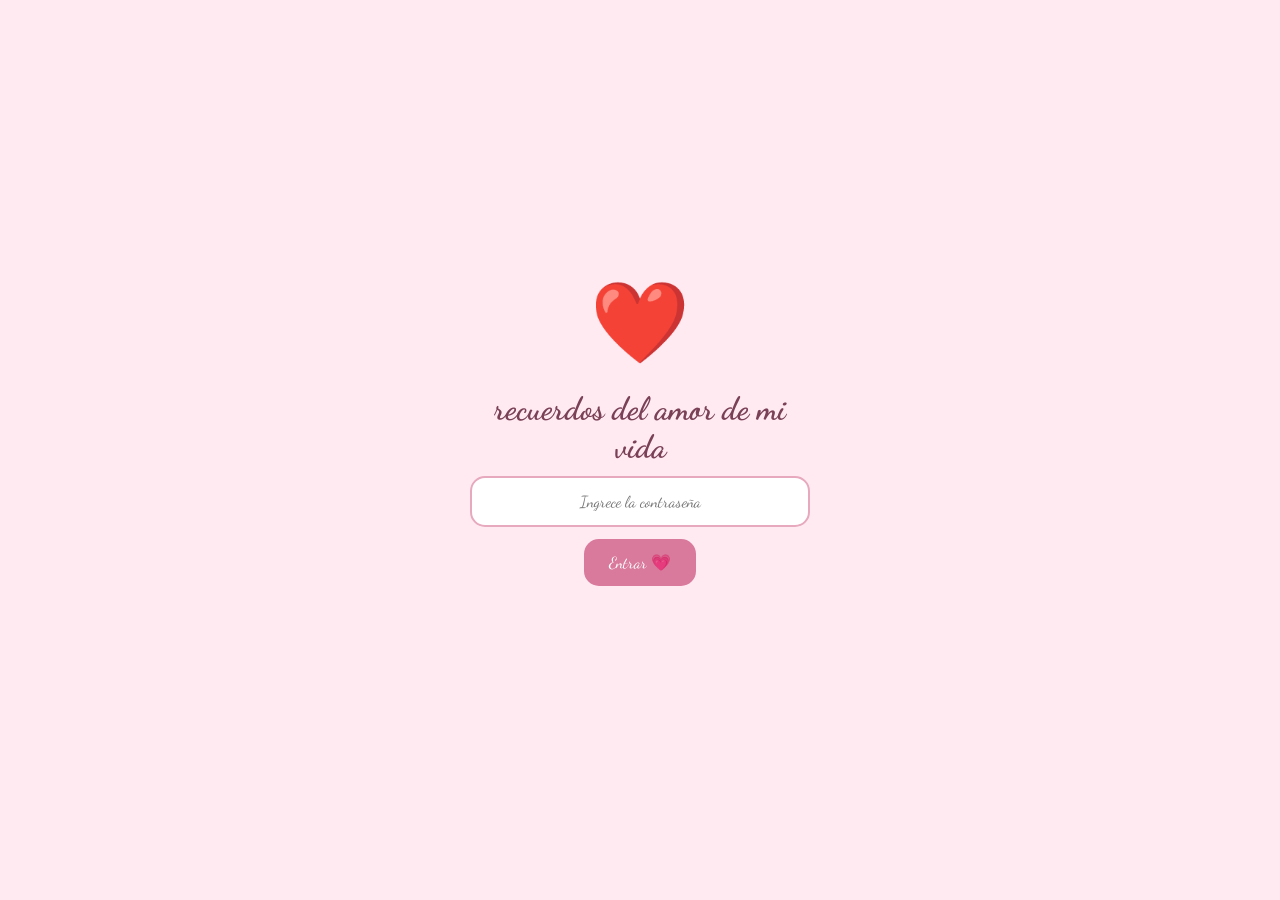
<file: index.html>
<!DOCTYPE html>
<html lang="es">
<head>
    <meta charset="UTF-8">
    <meta name="viewport" content="width=device-width, initial-scale=1.0">

    <title>Nuestro mundo 💗</title>

    <link rel="preconnect" href="https://fonts.googleapis.com">
    <link rel="preconnect" href="https://fonts.gstatic.com" crossorigin>
    <link href="https://fonts.googleapis.com/css2?family=Dancing+Script:wght@400;600;700&display=swap" rel="stylesheet">
    <link rel="stylesheet" href="style.css">

    <style>
        * {
            box-sizing: border-box;
            margin: 0;
            padding: 0;
        }

        body {
           
            min-height: 100vh;
            display: flex;
            justify-content: center;
            align-items: center;
            font-family: Arial, sans-serif;
            background: #ffeaf2;
            overflow: hidden;
            
        }

        .bloqueo {
            text-align: center;
            padding: 30px;
            width: 90%;
            max-width: 400px;
        }

        .candado {
            font-size: 80px;
            margin-bottom: 20px;
            animation: flotar 2s infinite ease-in-out;
        }

        h1 {
            color: #7a4055;
            margin-bottom: 10px;
            font-family: "Dancing Script", cursive;
        }

        .subtitulo {
            color: #9b6478;
            margin-bottom: 25px;
           font-family: "Dancing Script", cursive; 
        }

        input {
            width: 100%;
            padding: 14px;
            border: 2px solid #e7a9bd;
            border-radius: 15px;
            outline: none;
            text-align: center;
            font-size: 16px;
            margin-bottom: 12px;
            font-family: "Dancing Script", cursive;
        }

        button {
            border: none;
            padding: 14px 25px;
            border-radius: 15px;
            background: #d9799b;
            color: white;
            font-size: 16px;
            cursor: pointer;
            transition: transform 0.2s;
            font-family: "Dancing Script", cursive;
        }

        button:hover {
            transform: scale(1.05);
        }

        #mensaje {
            margin-top: 15px;
            min-height: 24px;
            color: #b34f72;
            font-family: "Dancing Script", cursive;
        }

        @keyframes flotar {
            0%, 100% {
                transform: translateY(0);
            }

            50% {
                transform: translateY(-10px);
            }
        }

        .corazon {
            position: fixed;
            pointer-events: none;
            font-size: 24px;
            animation: subir 1s forwards;
        }

        @keyframes subir {
            from {
                opacity: 1;
                transform: translateY(0) scale(1);
            }

            to {
                opacity: 0;
                transform: translateY(-100px) scale(1.5);
            }
        }
    </style>
</head>

<body onclick="PlayAudio()">

    <main class="bloqueo" id="pagina1">

        <div class="candado" id="candado">
            ❤️
        </div>

        <h1>recuerdos del amor de mi vida </h1>

        <input
            type="text"
            id="contraseña"
            placeholder="Ingrece la contraseña"  
        >

        <button id="entrar">
            Entrar 💗
        </button>

        <p id="mensaje"></p>

    </main>
    
    <audio id="musica1" loop>
        <source src="" type="audio/mpeg">
        este navegador no soporta formatos de audio
    </audio>

    <script>

        const contraseñaCorrecta = "140226";

        const entrada = document.getElementById("contraseña");
        const boton = document.getElementById("entrar");
        const mensaje = document.getElementById("mensaje");
        const candado = document.getElementById("candado");

        boton.addEventListener("click", comprobarContraseña);

        entrada.addEventListener("keydown", function(evento) {
            if (evento.key === "Enter") {
                comprobarContraseña();
            }
        });

        function comprobarContraseña() {

            if (entrada.value === contraseñaCorrecta) {

                window.location.href = "menu.html";

                mensaje.textContent = "Bienvenida a nuestro mundo 💗";
                candado.textContent = "❤️";

              document.getElementById("pagina1").style.display = "none";
              document.getElementById("pagina2").style.display = "block";

            } else {

                mensaje.textContent = "como que no te la sabes amor 🥺💔";
                entrada.value = "";
            }
        }

        document.addEventListener("click", function(evento) {

            const corazon = document.createElement("span");

            corazon.classList.add("corazon");
            corazon.textContent = "";

            corazon.style.left = evento.clientX + "px";
            corazon.style.top = evento.clientY + "px";

            document.body.appendChild(corazon);

            setTimeout(function() {
                corazon.remove();
            }, 1000);

        });

        function PlayAudio() {
            document.getElementById("musica1").play();
        }

    </script>
    

</body>
</html>
</file>
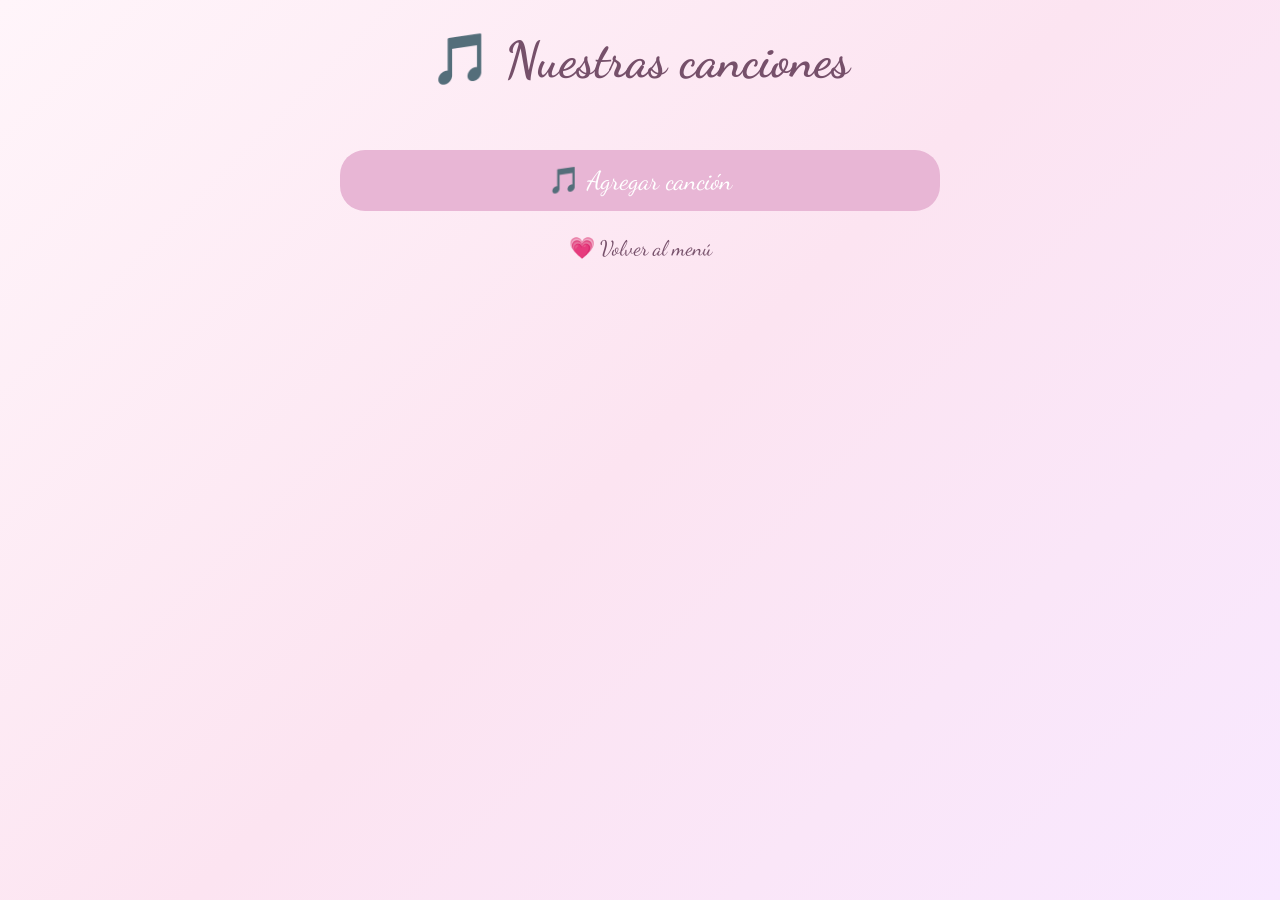
<file: canciones.html>
<!DOCTYPE html>
<html lang="es">

<head>

    <meta charset="UTF-8">

    <meta name="viewport" content="width=device-width, initial-scale=1.0">

    <title>Canciones 🎵</title>

    <link rel="preconnect" href="https://fonts.googleapis.com">
    <link rel="preconnect" href="https://fonts.gstatic.com" crossorigin>

    <link
        href="https://fonts.googleapis.com/css2?family=Dancing+Script:wght@400;600;700&display=swap"
        rel="stylesheet"
    >

    <style>

        * {
            box-sizing: border-box;
        }

        html {
            background: #fff5fa;
            overscroll-behavior: none;
        }

        body {
            margin: 0;
            min-height: 100vh;

            background: linear-gradient(
                135deg,
                #fff5fa,
                #fce4f1,
                #f8e8ff
            );

            font-family: "Dancing Script", cursive;

            color: #76506a;

            overflow-x: hidden;
        }

        .pagina {
            width: 100%;
            min-height: 100vh;

            padding: 30px 20px;
        }

        h1 {
            margin: 0 0 30px;

            text-align: center;

            font-size: 50px;
        }

        #lista-canciones {
            width: 100%;
            max-width: 600px;

            margin: 0 auto;

            display: flex;
            flex-direction: column;

            gap: 25px;
        }

        .cancion {
            width: 100%;

            padding: 20px;

            background: rgba(255, 255, 255, 0.75);

            border: 2px solid #d9a8c9;

            border-radius: 25px;

            box-shadow:
                0 8px 20px rgba(0, 0, 0, 0.10);
        }

        .cancion audio {
            width: 100%;
        }

        .boton-agregar {
            display: block;

            width: 100%;
            max-width: 600px;

            margin: 30px auto 0;

            padding: 15px;

            border: none;

            border-radius: 25px;

            background: #e8b6d5;

            color: white;

            font-family: "Dancing Script", cursive;

            font-size: 26px;

            cursor: pointer;
        }

        .boton-agregar:active {
            transform: scale(0.97);
        }

        #selector-cancion {
            display: none;
        }

        .volver {
            display: block;

            width: fit-content;

            margin: 25px auto 0;

            color: #76506a;

            font-size: 21px;

            text-decoration: none;
        }

    </style>

</head>


<body>

    <main class="pagina">

        <h1>🎵 Nuestras canciones</h1>


        <!-- AQUÍ APARECERÁN LAS CANCIONES -->

        <div id="lista-canciones"></div>


        <!-- BOTÓN PARA AGREGAR CANCIONES -->

        <input
            type="file"
            id="selector-cancion"
            accept="audio/*"
        >

        <button
            class="boton-agregar"
            onclick="document.getElementById('selector-cancion').click()"
        >
            🎵 Agregar canción
        </button>


        <a
            href="menu.html"
            class="volver"
        >
            💗 Volver al menú
        </a>


    </main>


    <script>

        const selectorCancion =
            document.getElementById("selector-cancion");

        const listaCanciones =
            document.getElementById("lista-canciones");


        selectorCancion.addEventListener("change", function() {

            const archivo = this.files[0];

            if (!archivo) {
                return;
            }


            const contenedor =
                document.createElement("div");

            contenedor.className = "cancion";


            const audio =
                document.createElement("audio");

            audio.controls = true;

            audio.src =
                URL.createObjectURL(archivo);


            contenedor.appendChild(audio);

            listaCanciones.appendChild(contenedor);


            this.value = "";

        });

    </script>

</body>

</html>
</file>
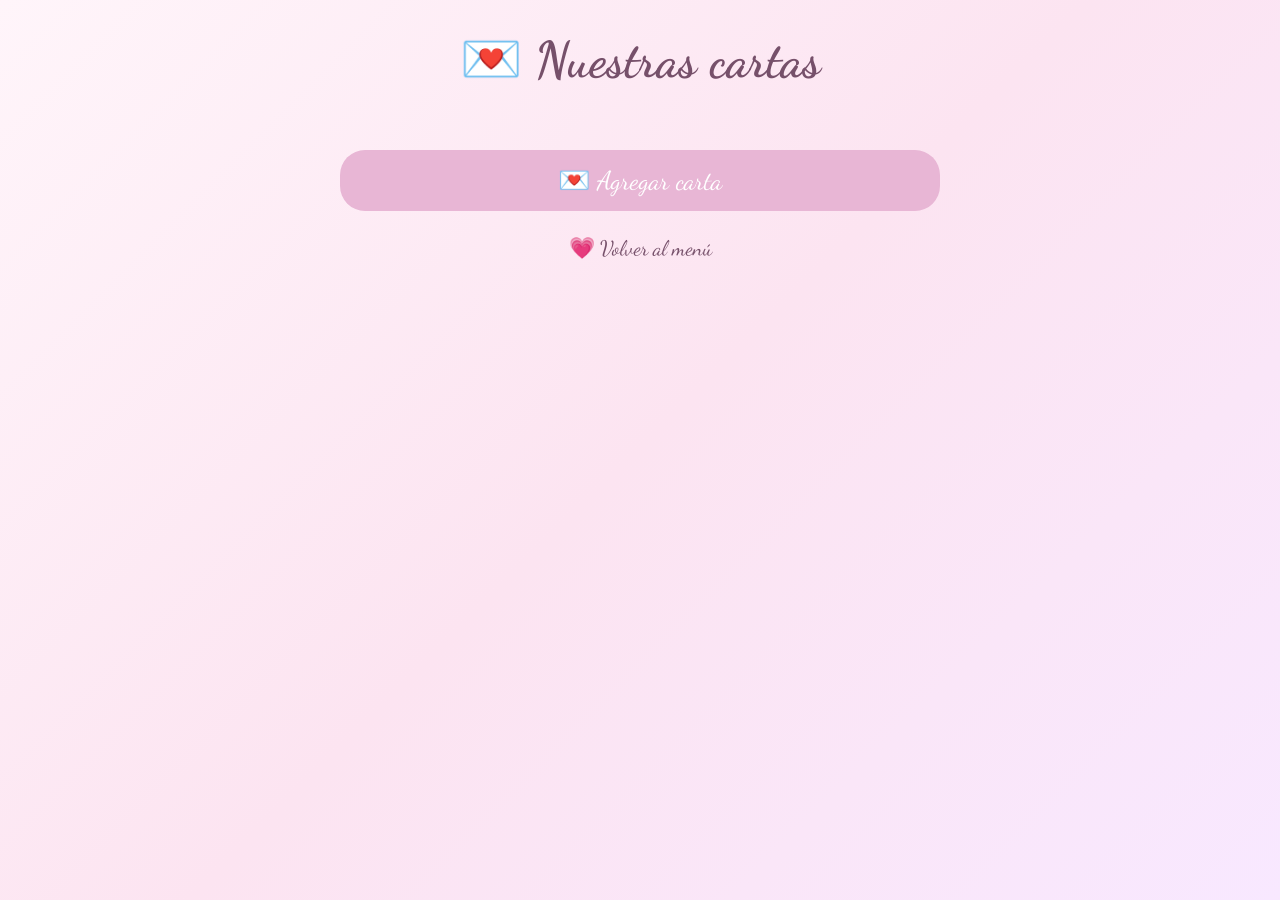
<file: cartas.html>
<!DOCTYPE html>
<html lang="es">

<head>

    <meta charset="UTF-8">

    <meta name="viewport" content="width=device-width, initial-scale=1.0">

    <title>Cartas 💌</title>

    <link rel="preconnect" href="https://fonts.googleapis.com">
    <link rel="preconnect" href="https://fonts.gstatic.com" crossorigin>

    <link
        href="https://fonts.googleapis.com/css2?family=Dancing+Script:wght@400;600;700&display=swap"
        rel="stylesheet"
    >

    <style>

        * {
            box-sizing: border-box;
        }

        html {
            background: #fff5fa;
            overscroll-behavior: none;
        }

        body {
            margin: 0;
            min-height: 100vh;

            background: linear-gradient(
                135deg,
                #fff5fa,
                #fce4f1,
                #f8e8ff
            );

            font-family: "Dancing Script", cursive;

            color: #76506a;

            overflow-x: hidden;
        }

        .pagina {
            width: 100%;
            min-height: 100vh;

            padding: 30px 20px;
        }

        h1 {
            margin: 0 0 30px;

            text-align: center;

            font-size: 50px;
        }

        #lista-cartas {
            width: 100%;
            max-width: 600px;

            margin: 0 auto;

            display: flex;
            flex-direction: column;

            gap: 25px;
        }

        .carta {
            width: 100%;

            background: #fffafa;

            border: 2px solid #d9a8c9;

            border-radius: 20px;

            box-shadow:
                0 8px 20px rgba(0, 0, 0, 0.10);

            overflow: hidden;

            cursor: pointer;
        }

        .carta-cerrada {
            min-height: 180px;

            display: flex;

            justify-content: center;
            align-items: center;

            flex-direction: column;

            font-size: 28px;

            background: #fce4f1;
        }

        .carta-cerrada .sobre {
            font-size: 65px;

            margin-bottom: 10px;
        }

        .carta-abierta {
            display: none;

            padding: 25px;

            background: #fffafc;

            cursor: default;
        }

        .carta.abierta .carta-cerrada {
            display: none;
        }

        .carta.abierta .carta-abierta {
            display: block;
        }

        .texto-carta {
            width: 100%;

            min-height: 220px;

            padding: 15px;

            border: 1px solid #e2bfd3;

            border-radius: 15px;

            background: white;

            font-family: "Dancing Script", cursive;

            font-size: 22px;

            color: #76506a;

            resize: vertical;

            outline: none;
        }

        .foto-carta {
            width: 100%;

            margin-top: 15px;

            border-radius: 15px;

            display: none;
        }

        .botones-carta {
            display: flex;

            gap: 10px;

            margin-top: 15px;
        }

        .botones-carta button {
            flex: 1;

            padding: 12px;

            border: none;

            border-radius: 20px;

            background: #e8b6d5;

            color: white;

            font-family: "Dancing Script", cursive;

            font-size: 20px;

            cursor: pointer;
        }

        .boton-agregar {
            display: block;

            width: 100%;
            max-width: 600px;

            margin: 30px auto 0;

            padding: 15px;

            border: none;

            border-radius: 25px;

            background: #e8b6d5;

            color: white;

            font-family: "Dancing Script", cursive;

            font-size: 26px;

            cursor: pointer;
        }

        #selector-foto {
            display: none;
        }

        .volver {
            display: block;

            width: fit-content;

            margin: 25px auto 0;

            color: #76506a;

            font-size: 21px;

            text-decoration: none;
        }

    </style>

</head>


<body>

    <main class="pagina">

        <h1>💌 Nuestras cartas</h1>


        <div id="lista-cartas"></div>


        <button
            class="boton-agregar"
            onclick="agregarCarta()"
        >
            💌 Agregar carta
        </button>


        <input
            type="file"
            id="selector-foto"
            accept="image/*"
        >


        <a
            href="menu.html"
            class="volver"
        >
            💗 Volver al menú
        </a>

    </main>


    <script>

        const listaCartas =
            document.getElementById("lista-cartas");

        const selectorFoto =
            document.getElementById("selector-foto");

        let cartaActual = null;


        function agregarCarta() {

            const carta =
                document.createElement("div");

            carta.className = "carta";


            const cerrada =
                document.createElement("div");

            cerrada.className = "carta-cerrada";

            cerrada.innerHTML = `
                <div class="sobre">💌</div>
                <div>Abrir carta</div>
            `;


            cerrada.onclick = function() {

                carta.classList.add("abierta");

            };


            const abierta =
                document.createElement("div");

            abierta.className = "carta-abierta";


            abierta.innerHTML = `

                <textarea
                    class="texto-carta"
                    placeholder="Escribe aquí tu carta... 💗"
                ></textarea>

                <img
                    class="foto-carta"
                >

                <div class="botones-carta">

                    <button class="boton-foto">
                        📷 Agregar foto
                    </button>

                    <button class="boton-cerrar">
                        💌 Cerrar carta
                    </button>

                </div>

            `;


            const botonFoto =
                abierta.querySelector(".boton-foto");

            const botonCerrar =
                abierta.querySelector(".boton-cerrar");


            botonFoto.onclick = function(e) {

                e.stopPropagation();

                cartaActual = abierta;

                selectorFoto.click();

            };


            botonCerrar.onclick = function(e) {

                e.stopPropagation();

                carta.classList.remove("abierta");

            };


            carta.appendChild(cerrada);

            carta.appendChild(abierta);

            listaCartas.appendChild(carta);

        }


        selectorFoto.addEventListener(
            "change",
            function() {

                const archivo = this.files[0];

                if (!archivo || !cartaActual) {
                    return;
                }


                const foto =
                    cartaActual.querySelector(".foto-carta");


                foto.src =
                    URL.createObjectURL(archivo);


                foto.style.display = "block";


                this.value = "";

            }
        );

    </script>

</body>

</html>
</file>
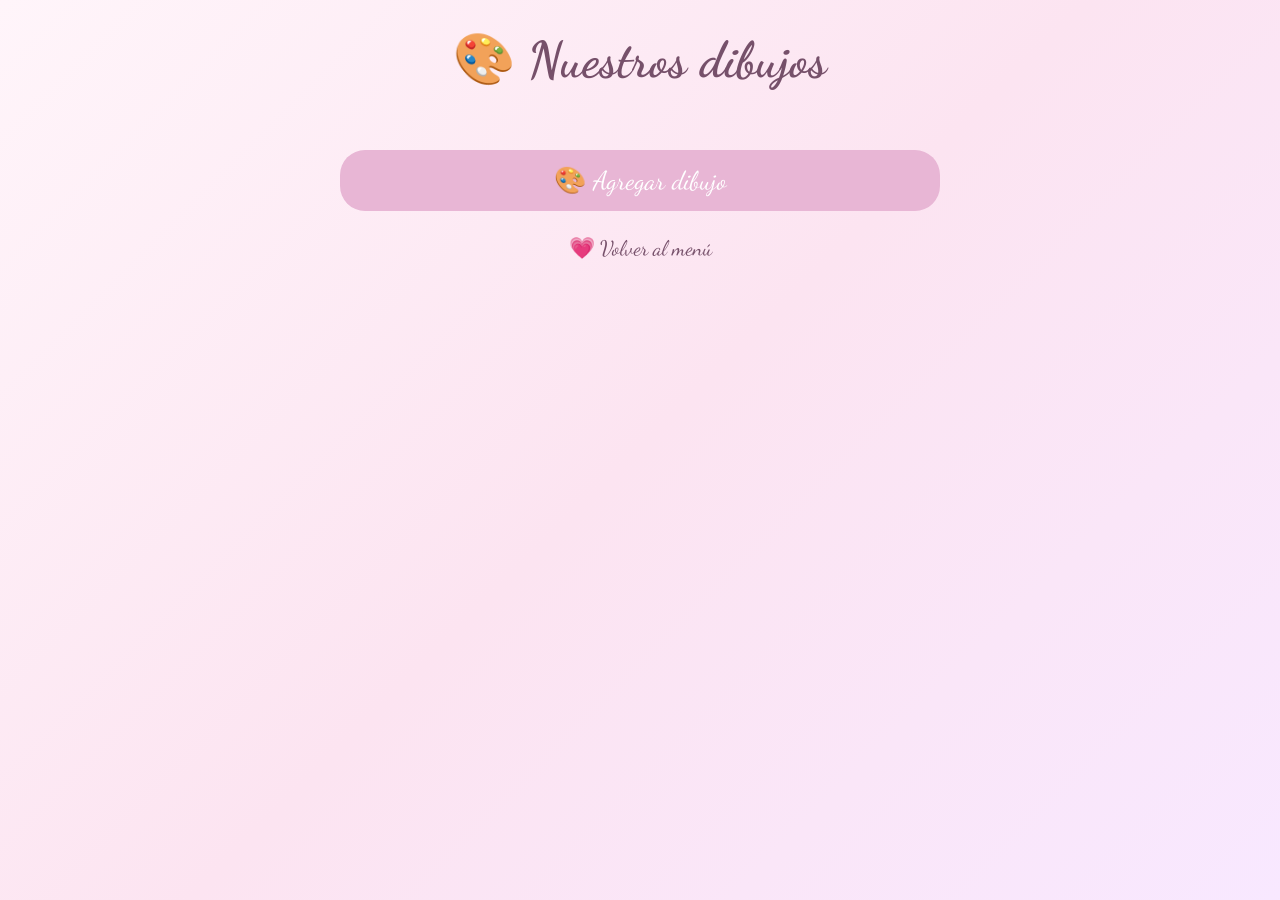
<file: dibujos.html>
<!DOCTYPE html>
<html lang="es">

<head>

    <meta charset="UTF-8">

    <meta name="viewport" content="width=device-width, initial-scale=1.0">

    <title>Dibujos 🎨</title>

    <link rel="preconnect" href="https://fonts.googleapis.com">
    <link rel="preconnect" href="https://fonts.gstatic.com" crossorigin>

    <link
        href="https://fonts.googleapis.com/css2?family=Dancing+Script:wght@400;600;700&display=swap"
        rel="stylesheet"
    >

    <style>

        * {
            box-sizing: border-box;
        }

        html {
            background: #fff5fa;
            overscroll-behavior: none;
        }

        body {
            margin: 0;
            min-height: 100vh;

            background: linear-gradient(
                135deg,
                #fff5fa,
                #fce4f1,
                #f8e8ff
            );

            font-family: "Dancing Script", cursive;

            color: #76506a;

            overflow-x: hidden;
        }

        .pagina {
            width: 100%;
            min-height: 100vh;

            padding: 30px 20px;
        }

        h1 {
            margin: 0 0 30px;

            text-align: center;

            font-size: 50px;
        }

        #galeria-dibujos {
            width: 100%;
            max-width: 600px;

            margin: 0 auto;

            display: flex;
            flex-direction: column;

            gap: 25px;
        }

        .dibujo {
            width: 100%;

            display: block;

            border-radius: 20px;

            box-shadow:
                0 8px 20px rgba(0, 0, 0, 0.12);
        }

        .boton-agregar {
            display: block;

            width: 100%;
            max-width: 600px;

            margin: 30px auto 0;

            padding: 15px;

            border: none;

            border-radius: 25px;

            background: #e8b6d5;

            color: white;

            font-family: "Dancing Script", cursive;

            font-size: 26px;

            cursor: pointer;
        }

        .boton-agregar:active {
            transform: scale(0.97);
        }

        #selector-dibujo {
            display: none;
        }

        .volver {
            display: block;

            width: fit-content;

            margin: 25px auto 0;

            color: #76506a;

            font-size: 21px;

            text-decoration: none;
        }

    </style>

</head>


<body>

    <main class="pagina">

        <h1>🎨 Nuestros dibujos</h1>


        <!-- AQUÍ APARECERÁN LOS DIBUJOS -->

        <div id="galeria-dibujos"></div>


        <!-- BOTÓN PARA AGREGAR DIBUJOS -->

        <input
            type="file"
            id="selector-dibujo"
            accept="image/*"
        >

        <button
            class="boton-agregar"
            onclick="document.getElementById('selector-dibujo').click()"
        >
            🎨 Agregar dibujo
        </button>


        <a
            href="menu.html"
            class="volver"
        >
            💗 Volver al menú
        </a>


    </main>


    <script>

        const selectorDibujo =
            document.getElementById("selector-dibujo");

        const galeriaDibujos =
            document.getElementById("galeria-dibujos");


        selectorDibujo.addEventListener("change", function() {

            const archivo = this.files[0];

            if (!archivo) {
                return;
            }


            const imagen =
                document.createElement("img");


            imagen.className = "dibujo";


            imagen.src =
                URL.createObjectURL(archivo);


            galeriaDibujos.appendChild(imagen);


            this.value = "";

        });

    </script>

</body>

</html>
</file>
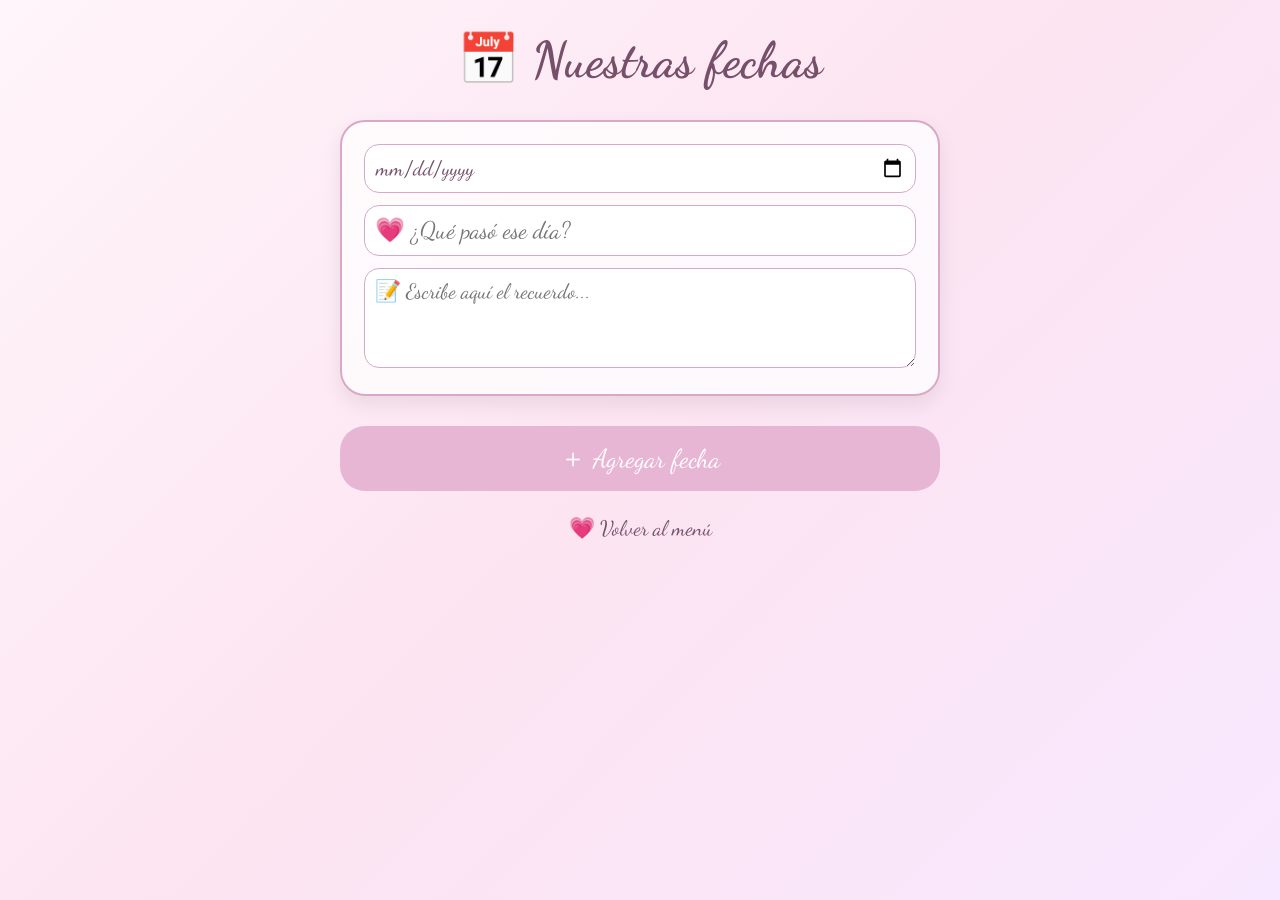
<file: fechas.html>
<!DOCTYPE html>
<html lang="es">

<head>

    <meta charset="UTF-8">

    <meta name="viewport" content="width=device-width, initial-scale=1.0">

    <title>Nuestras fechas 📅</title>

    <link rel="preconnect" href="https://fonts.googleapis.com">
    <link rel="preconnect" href="https://fonts.gstatic.com" crossorigin>

    <link
        href="https://fonts.googleapis.com/css2?family=Dancing+Script:wght@400;600;700&display=swap"
        rel="stylesheet"
    >

    <style>

        * {
            box-sizing: border-box;
        }

        html {
            background: #fff5fa;
            overscroll-behavior: none;
        }

        body {
            margin: 0;
            min-height: 100vh;

            background: linear-gradient(
                135deg,
                #fff5fa,
                #fce4f1,
                #f8e8ff
            );

            font-family: "Dancing Script", cursive;

            color: #76506a;

            overflow-x: hidden;
        }

        .pagina {
            width: 100%;
            min-height: 100vh;

            padding: 30px 20px;
        }

        h1 {
            margin: 0 0 30px;

            text-align: center;

            font-size: 50px;
        }

        #registro {
            width: 100%;
            max-width: 600px;

            margin: 0 auto;

            display: flex;
            flex-direction: column;

            gap: 20px;
        }

        .entrada {
            width: 100%;

            padding: 22px;

            background: rgba(255, 255, 255, 0.78);

            border: 2px solid #d9a8c9;

            border-radius: 25px;

            box-shadow:
                0 8px 20px rgba(0, 0, 0, 0.08);
        }

        .fecha {
            width: 100%;

            padding: 10px;

            border: 1px solid #d9a8c9;

            border-radius: 15px;

            background: white;

            font-family: "Dancing Script", cursive;

            font-size: 21px;

            color: #76506a;

            outline: none;
        }

        .titulo {
            width: 100%;

            margin-top: 12px;

            padding: 10px;

            border: 1px solid #d9a8c9;

            border-radius: 15px;

            background: white;

            font-family: "Dancing Script", cursive;

            font-size: 24px;

            color: #76506a;

            outline: none;
        }

        .descripcion {
            width: 100%;

            min-height: 100px;

            margin-top: 12px;

            padding: 10px;

            border: 1px solid #d9a8c9;

            border-radius: 15px;

            background: white;

            font-family: "Dancing Script", cursive;

            font-size: 21px;

            color: #76506a;

            resize: vertical;

            outline: none;
        }

        .boton-agregar {
            display: block;

            width: 100%;
            max-width: 600px;

            margin: 30px auto 0;

            padding: 15px;

            border: none;

            border-radius: 25px;

            background: #e8b6d5;

            color: white;

            font-family: "Dancing Script", cursive;

            font-size: 26px;

            cursor: pointer;
        }

        .boton-agregar:active {
            transform: scale(0.97);
        }

        .volver {
            display: block;

            width: fit-content;

            margin: 25px auto 0;

            color: #76506a;

            font-size: 21px;

            text-decoration: none;
        }

    </style>

</head>


<body>

    <main class="pagina">


        <h1>📅 Nuestras fechas</h1>


        <section id="registro">


            <div class="entrada">

                <input
                    type="date"
                    class="fecha"
                >

                <input
                    type="text"
                    class="titulo"
                    placeholder="💗 ¿Qué pasó ese día?"
                >

                <textarea
                    class="descripcion"
                    placeholder="📝 Escribe aquí el recuerdo..."
                ></textarea>

            </div>


        </section>


        <button
            class="boton-agregar"
            onclick="agregarFecha()"
        >
            ＋ Agregar fecha
        </button>


        <a
            href="menu.html"
            class="volver"
        >
            💗 Volver al menú
        </a>


    </main>


    <script>

        function agregarFecha() {

            const registro =
                document.getElementById("registro");


            const entrada =
                document.createElement("div");


            entrada.className = "entrada";


            entrada.innerHTML = `

                <input
                    type="date"
                    class="fecha"
                >

                <input
                    type="text"
                    class="titulo"
                    placeholder="💗 ¿Qué pasó ese día?"
                >

                <textarea
                    class="descripcion"
                    placeholder="📝 Escribe aquí el recuerdo..."
                ></textarea>

            `;


            registro.appendChild(entrada);

        }

    </script>

</body>

</html>
</file>
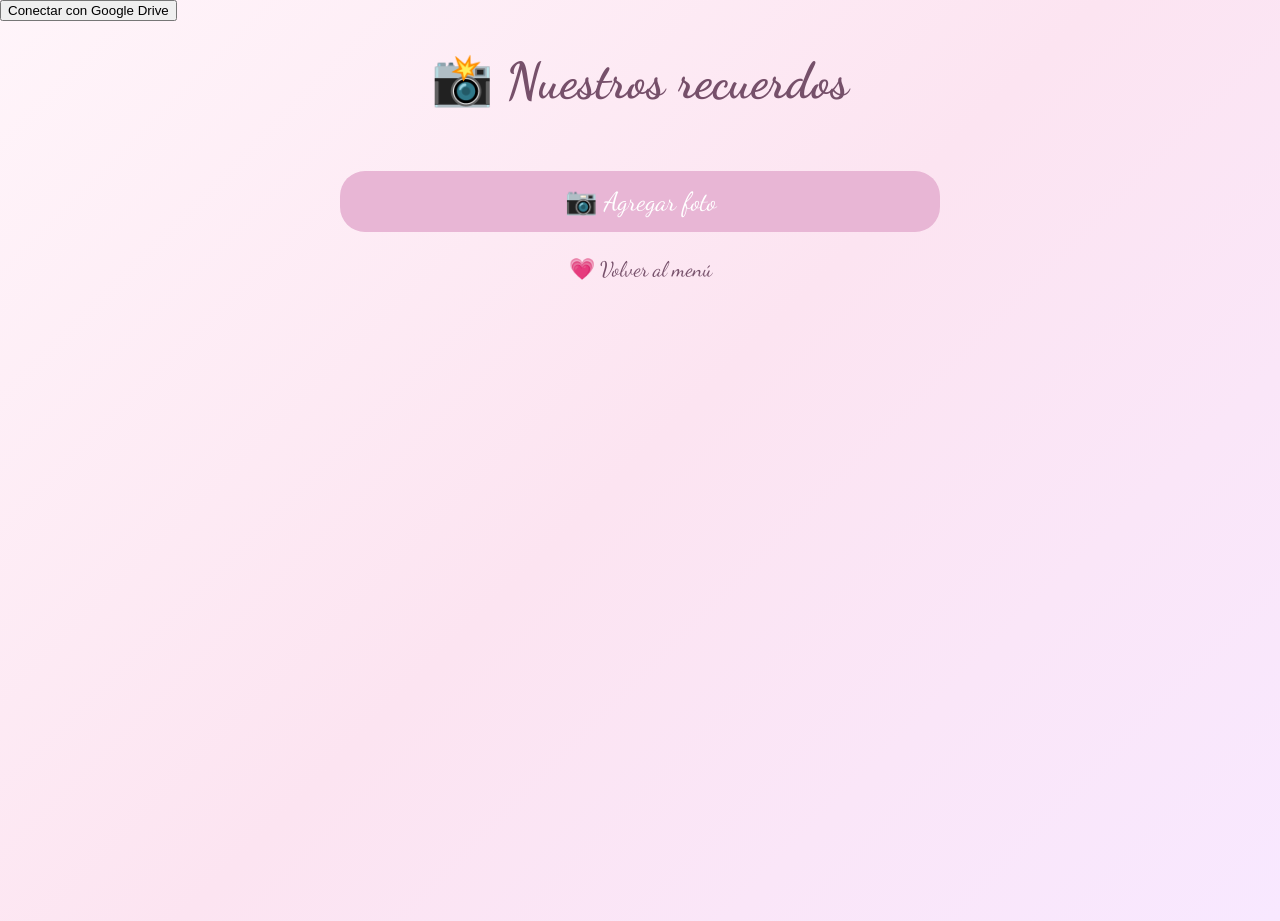
<file: fotos.html>
<!DOCTYPE html>
<html lang="es">

<head>

    <meta charset="UTF-8">

    <meta name="viewport" content="width=device-width, initial-scale=1.0">

    <title>Fotos 📸</title>

    <link rel="preconnect" href="https://fonts.googleapis.com">
    <link rel="preconnect" href="https://fonts.gstatic.com" crossorigin>

    <link
        href="https://fonts.googleapis.com/css2?family=Dancing+Script:wght@400;600;700&display=swap"
        rel="stylesheet"
    >

    <style>

        * {
            box-sizing: border-box;
        }

        html {
            background: #fff5fa;
            overscroll-behavior: none;
        }

        body {
            margin: 0;
            min-height: 100vh;

            background: linear-gradient(
                135deg,
                #fff5fa,
                #fce4f1,
                #f8e8ff
            );

            font-family: "Dancing Script", cursive;

            color: #76506a;

            overflow-x: hidden;
        }

        .pagina {
            width: 100%;
            min-height: 100vh;

            padding: 30px 20px;
        }

        h1 {
            margin: 0 0 30px;

            text-align: center;

            font-size: 50px;
        }

        #galeria {
            width: 100%;
            max-width: 600px;

            margin: 0 auto;

            display: flex;
            flex-direction: column;

            gap: 25px;
        }

        .foto {
            width: 100%;

            display: block;

            border-radius: 20px;

            box-shadow:
                0 8px 20px rgba(0, 0, 0, 0.12);
        }

        .boton-agregar {
            display: block;

            width: 100%;
            max-width: 600px;

            margin: 30px auto 0;

            padding: 15px;

            border: none;

            border-radius: 25px;

            background: #e8b6d5;

            color: white;

            font-family: "Dancing Script", cursive;

            font-size: 26px;

            cursor: pointer;
        }

        .boton-agregar:active {
            transform: scale(0.97);
        }

        #selector-foto {
            display: none;
        }

        .volver {
            display: block;

            width: fit-content;

            margin: 25px auto 0;

            color: #76506a;

            font-size: 21px;

            text-decoration: none;
        }

    </style>

</head>


<body>

    <main class="pagina">

        <h1>📸 Nuestros recuerdos</h1>


        <!-- AQUÍ APARECERÁN LAS FOTOS -->

        <div id="galeria"></div>


        <!-- BOTÓN PARA AGREGAR FOTOS -->

        <input
            type="file"
            id="selector-foto"
            accept="image/*"
        >

        <button
            class="boton-agregar"
            onclick="document.getElementById('selector-foto').click()"
        >
            📷 Agregar foto
        </button>


        <a
            href="menu.html"
            class="volver"
        >
            💗 Volver al menú
        </a>


    </main>


    <script>

        const selectorFoto =
            document.getElementById("selector-foto");

        const galeria =
            document.getElementById("galeria");


        selectorFoto.addEventListener("change", function() {

            const archivo = this.files[0];

            if (!archivo) {
                return;
            }


            const imagen =
                document.createElement("img");


            imagen.className = "foto";


            imagen.src =
                URL.createObjectURL(archivo);


            galeria.appendChild(imagen);


            this.value = "";

        });

    </script>

    <script src="https://accounts.google.com/gsi/client"></script>
    <script src="script.js"></script>

    

    

</body>

</html>
</file>
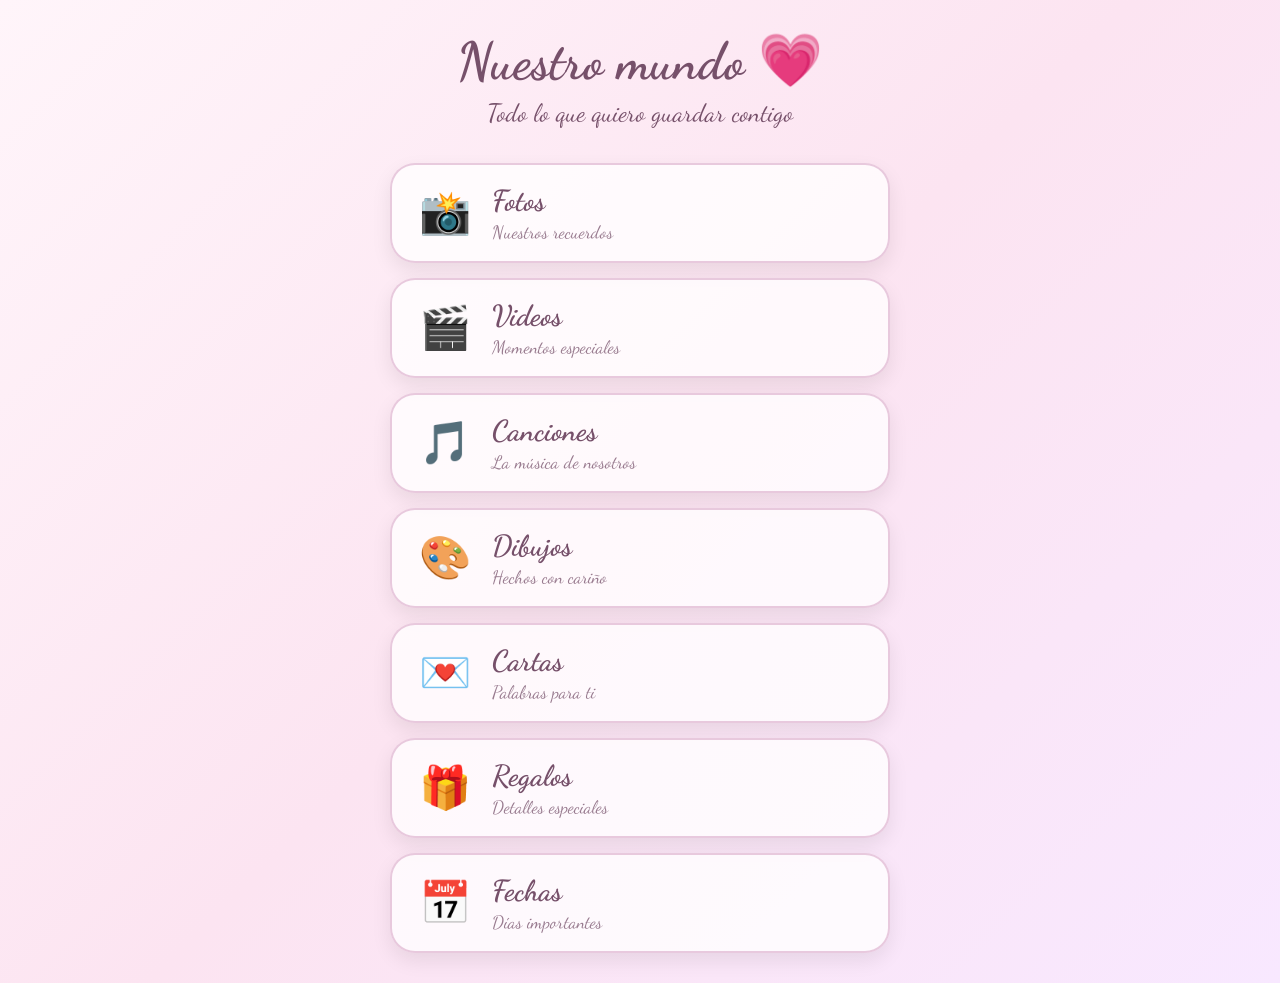
<file: menu.html>
<!DOCTYPE html>
<html lang="es">

<head>

    <meta charset="UTF-8">

    <meta name="viewport" content="width=device-width, initial-scale=1.0">

    <title>Nuestro mundo 💗</title>

    <!-- LETRA CURSIVA -->
    <link rel="preconnect" href="https://fonts.googleapis.com">
    <link rel="preconnect" href="https://fonts.gstatic.com" crossorigin>

    <link
        href="https://fonts.googleapis.com/css2?family=Dancing+Script:wght@400;600;700&display=swap"
        rel="stylesheet"
    >

    <style>

        * {
            box-sizing: border-box;
            user-select: none;
        }

        html {
            width: 100%;
            min-height: 100%;

            background: linear-gradient(
                135deg,
                #fff5fa,
                #fce4f1,
                #f8e8ff
            );

            overscroll-behavior: none;
        }

        body {
            margin: 0;
            width: 100%;
            min-height: 100vh;

            background: linear-gradient(
                135deg,
                #fff5fa,
                #fce4f1,
                #f8e8ff
            );

            font-family: "Dancing Script", cursive;

            color: #76506a;

            overflow-x: hidden;
            overscroll-behavior: none;
        }

        .contenedor-menu {
            width: 100%;
            min-height: 100vh;

            display: flex;
            flex-direction: column;

            justify-content: center;
            align-items: center;

            padding: 30px 20px;
        }

        h1 {
            margin: 0;

            font-size: 52px;

            text-align: center;

            font-weight: 700;
        }

        .subtitulo {
            margin: 5px 0 35px;

            font-size: 25px;

            text-align: center;
        }

        .menu {
            width: 100%;
            max-width: 500px;

            display: flex;

            flex-direction: column;

            gap: 15px;
        }

        .tarjeta {
            width: 100%;
            min-height: 100px;

            display: flex;

            align-items: center;

            padding: 15px 20px;

            background: rgba(255, 255, 255, 0.78);

            border: 2px solid rgba(217, 168, 201, 0.6);

            border-radius: 25px;

            box-shadow:
                0 8px 20px rgba(0, 0, 0, 0.08);

            cursor: pointer;

            transition:
                transform 0.25s ease,
                box-shadow 0.25s ease;
        }

        .tarjeta:hover {
            transform: translateX(6px);

            box-shadow:
                0 10px 25px rgba(0, 0, 0, 0.13);
        }

        .tarjeta:active {
            transform: scale(0.97);
        }

        .icono {
            width: 65px;

            font-size: 42px;

            text-align: center;

            margin-right: 15px;
        }

        .tarjeta h2 {
            margin: 0;

            font-size: 29px;

            font-weight: 700;
        }

        .tarjeta p {
            margin: 3px 0 0;

            font-size: 18px;

            opacity: 0.75;
        }

    </style>

</head>


<body>

    <main class="contenedor-menu">

        <h1>Nuestro mundo 💗</h1>

        <p class="subtitulo">
            Todo lo que quiero guardar contigo
        </p>


        <div class="menu">


            <!-- FOTOS -->

            <div
                class="tarjeta"
                onclick="window.location.href='fotos.html'"
            >

                <div class="icono">
                    📸
                </div>

                <div>

                    <h2>Fotos</h2>

                    <p>Nuestros recuerdos</p>

                </div>

            </div>


            <!-- VIDEOS -->

            <div
                class="tarjeta"
                onclick="window.location.href='videos.html'"
            >

                <div class="icono">
                    🎬
                </div>

                <div>

                    <h2>Videos</h2>

                    <p>Momentos especiales</p>

                </div>

            </div>


            <!-- CANCIONES -->

            <div
                class="tarjeta"
                onclick="window.location.href='canciones.html'"
            >

                <div class="icono">
                    🎵
                </div>

                <div>

                    <h2>Canciones</h2>

                    <p>La música de nosotros</p>

                </div>

            </div>


            <!-- DIBUJOS -->

            <div
                class="tarjeta"
                onclick="window.location.href='dibujos.html'"
            >

                <div class="icono">
                    🎨
                </div>

                <div>

                    <h2>Dibujos</h2>

                    <p>Hechos con cariño</p>

                </div>

            </div>


            <!-- CARTAS -->

            <div
                class="tarjeta"
                onclick="window.location.href='cartas.html'"
            >

                <div class="icono">
                    💌
                </div>

                <div>

                    <h2>Cartas</h2>

                    <p>Palabras para ti</p>

                </div>

            </div>


            <!-- REGALOS -->

            <div
                class="tarjeta"
                onclick="window.location.href='regalos.html'"
            >

                <div class="icono">
                    🎁
                </div>

                <div>

                    <h2>Regalos</h2>

                    <p>Detalles especiales</p>

                </div>

            </div>


            <!-- FECHAS -->

            <div
                class="tarjeta"
                onclick="window.location.href='fechas.html'"
            >

                <div class="icono">
                    📅
                </div>

                <div>

                    <h2>Fechas</h2>

                    <p>Días importantes</p>

                </div>

            </div>


        </div>

    </main>

</body>

</html>
</file>
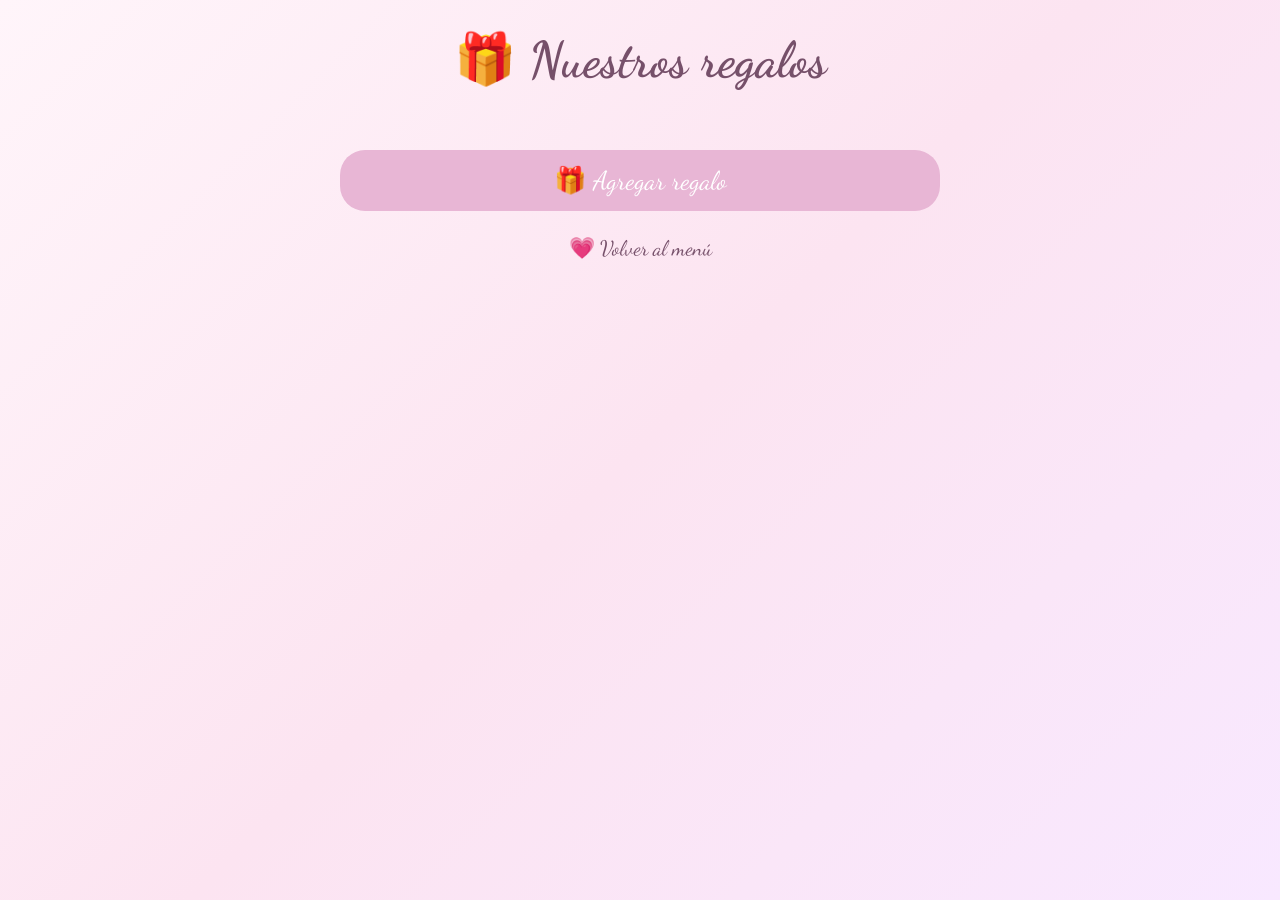
<file: regalos.html>
<!DOCTYPE html>
<html lang="es">

<head>

    <meta charset="UTF-8">

    <meta name="viewport" content="width=device-width, initial-scale=1.0">

    <title>Regalos 🎁</title>

    <link rel="preconnect" href="https://fonts.googleapis.com">
    <link rel="preconnect" href="https://fonts.gstatic.com" crossorigin>

    <link
        href="https://fonts.googleapis.com/css2?family=Dancing+Script:wght@400;600;700&display=swap"
        rel="stylesheet"
    >

    <style>

        * {
            box-sizing: border-box;
        }

        html {
            background: #fff5fa;
            overscroll-behavior: none;
        }

        body {
            margin: 0;
            min-height: 100vh;

            background: linear-gradient(
                135deg,
                #fff5fa,
                #fce4f1,
                #f8e8ff
            );

            font-family: "Dancing Script", cursive;

            color: #76506a;

            overflow-x: hidden;
        }

        .pagina {
            width: 100%;
            min-height: 100vh;

            padding: 30px 20px;
        }

        h1 {
            margin: 0 0 30px;

            text-align: center;

            font-size: 50px;
        }

        #galeria-regalos {
            width: 100%;
            max-width: 600px;

            margin: 0 auto;

            display: flex;
            flex-direction: column;

            gap: 25px;
        }

        .regalo {
            width: 100%;

            display: block;

            border-radius: 20px;

            box-shadow:
                0 8px 20px rgba(0, 0, 0, 0.12);
        }

        .boton-agregar {
            display: block;

            width: 100%;
            max-width: 600px;

            margin: 30px auto 0;

            padding: 15px;

            border: none;

            border-radius: 25px;

            background: #e8b6d5;

            color: white;

            font-family: "Dancing Script", cursive;

            font-size: 26px;

            cursor: pointer;
        }

        .boton-agregar:active {
            transform: scale(0.97);
        }

        #selector-regalo {
            display: none;
        }

        .volver {
            display: block;

            width: fit-content;

            margin: 25px auto 0;

            color: #76506a;

            font-size: 21px;

            text-decoration: none;
        }

    </style>

</head>


<body>

    <main class="pagina">

        <h1>🎁 Nuestros regalos</h1>


        <!-- AQUÍ APARECERÁN LOS REGALOS -->

        <div id="galeria-regalos"></div>


        <!-- BOTÓN PARA AGREGAR REGALOS -->

        <input
            type="file"
            id="selector-regalo"
            accept="image/*"
        >

        <button
            class="boton-agregar"
            onclick="document.getElementById('selector-regalo').click()"
        >
            🎁 Agregar regalo
        </button>


        <a
            href="menu.html"
            class="volver"
        >
            💗 Volver al menú
        </a>


    </main>


    <script>

        const selectorRegalo =
            document.getElementById("selector-regalo");

        const galeriaRegalos =
            document.getElementById("galeria-regalos");


        selectorRegalo.addEventListener("change", function() {

            const archivo = this.files[0];

            if (!archivo) {
                return;
            }


            const imagen =
                document.createElement("img");


            imagen.className = "regalo";


            imagen.src =
                URL.createObjectURL(archivo);


            galeriaRegalos.appendChild(imagen);


            this.value = "";

        });

    </script>

</body>

</html>
</file>
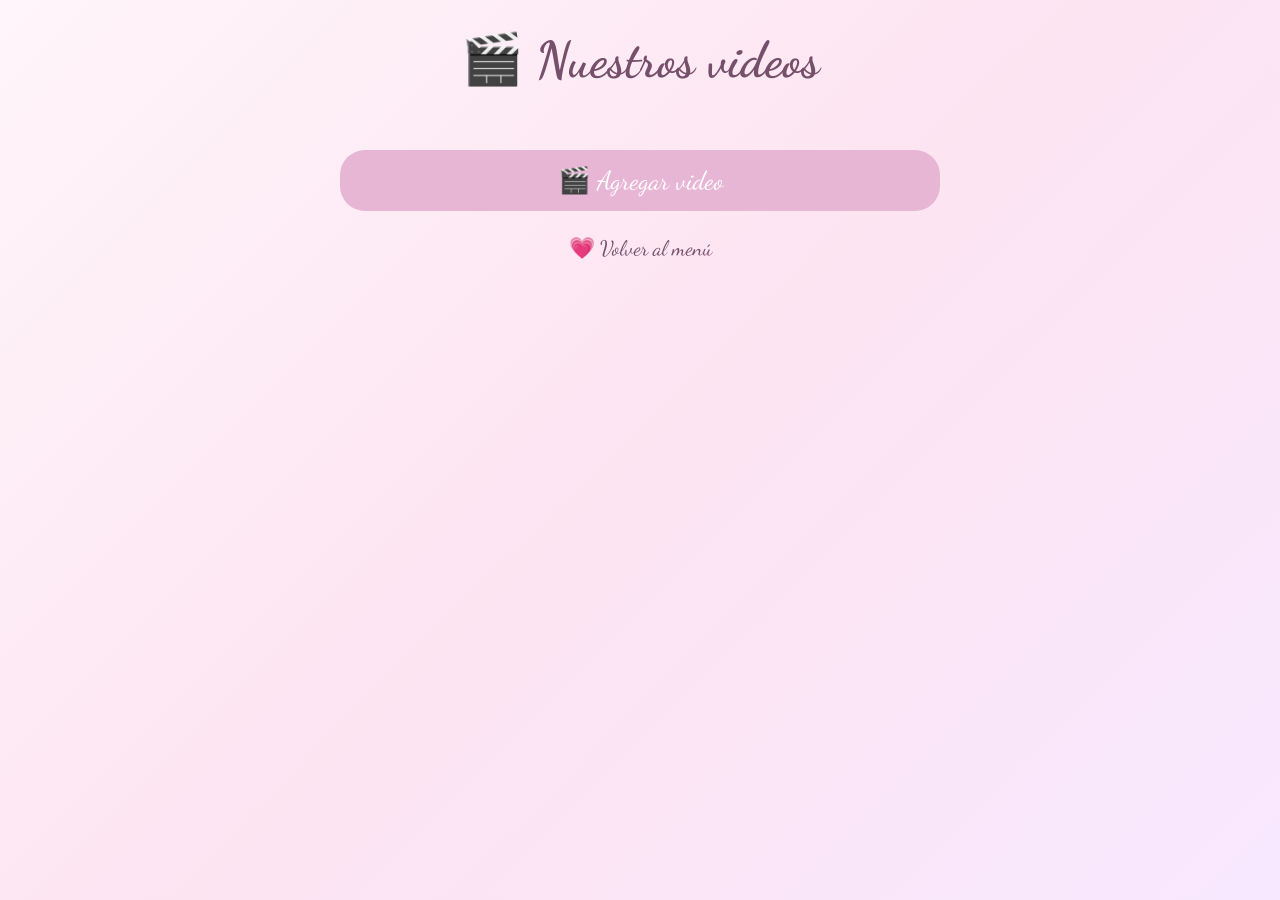
<file: videos.html>
<!DOCTYPE html>
<html lang="es">

<head>

    <meta charset="UTF-8">

    <meta name="viewport" content="width=device-width, initial-scale=1.0">

    <title>Videos 🎬</title>

    <link rel="preconnect" href="https://fonts.googleapis.com">
    <link rel="preconnect" href="https://fonts.gstatic.com" crossorigin>

    <link
        href="https://fonts.googleapis.com/css2?family=Dancing+Script:wght@400;600;700&display=swap"
        rel="stylesheet"
    >

    <style>

        * {
            box-sizing: border-box;
        }

        html {
            background: #fff5fa;
            overscroll-behavior: none;
        }

        body {
            margin: 0;
            min-height: 100vh;

            background: linear-gradient(
                135deg,
                #fff5fa,
                #fce4f1,
                #f8e8ff
            );

            font-family: "Dancing Script", cursive;

            color: #76506a;

            overflow-x: hidden;
        }

        .pagina {
            width: 100%;
            min-height: 100vh;

            padding: 30px 20px;
        }

        h1 {
            margin: 0 0 30px;

            text-align: center;

            font-size: 50px;
        }

        #galeria-videos {
            width: 100%;
            max-width: 600px;

            margin: 0 auto;

            display: flex;
            flex-direction: column;

            gap: 25px;
        }

        .video {
            width: 100%;

            display: block;

            border-radius: 20px;

            box-shadow:
                0 8px 20px rgba(0, 0, 0, 0.12);
        }

        .boton-agregar {
            display: block;

            width: 100%;
            max-width: 600px;

            margin: 30px auto 0;

            padding: 15px;

            border: none;

            border-radius: 25px;

            background: #e8b6d5;

            color: white;

            font-family: "Dancing Script", cursive;

            font-size: 26px;

            cursor: pointer;
        }

        .boton-agregar:active {
            transform: scale(0.97);
        }

        #selector-video {
            display: none;
        }

        .volver {
            display: block;

            width: fit-content;

            margin: 25px auto 0;

            color: #76506a;

            font-size: 21px;

            text-decoration: none;
        }

    </style>

</head>


<body>

    <main class="pagina">

        <h1>🎬 Nuestros videos</h1>


        <!-- AQUÍ APARECERÁN LOS VIDEOS -->

        <div id="galeria-videos"></div>


        <!-- BOTÓN PARA AGREGAR VIDEOS -->

        <input
            type="file"
            id="selector-video"
            accept="video/*"
        >

        <button
            class="boton-agregar"
            onclick="document.getElementById('selector-video').click()"
        >
            🎬 Agregar video
        </button>


        <a
            href="menu.html"
            class="volver"
        >
            💗 Volver al menú
        </a>


    </main>


    <script>

        const selectorVideo =
            document.getElementById("selector-video");

        const galeriaVideos =
            document.getElementById("galeria-videos");


        selectorVideo.addEventListener("change", function() {

            const archivo = this.files[0];

            if (!archivo) {
                return;
            }


            const video =
                document.createElement("video");


            video.className = "video";

            video.controls = true;

            video.playsInline = true;


            video.src =
                URL.createObjectURL(archivo);


            galeriaVideos.appendChild(video);


            this.value = "";

        });

    </script>

</body>

</html>
</file>
<file: style.css>
*{
    user-select: none;
    -webkit-user-select: none;
}
</file>
